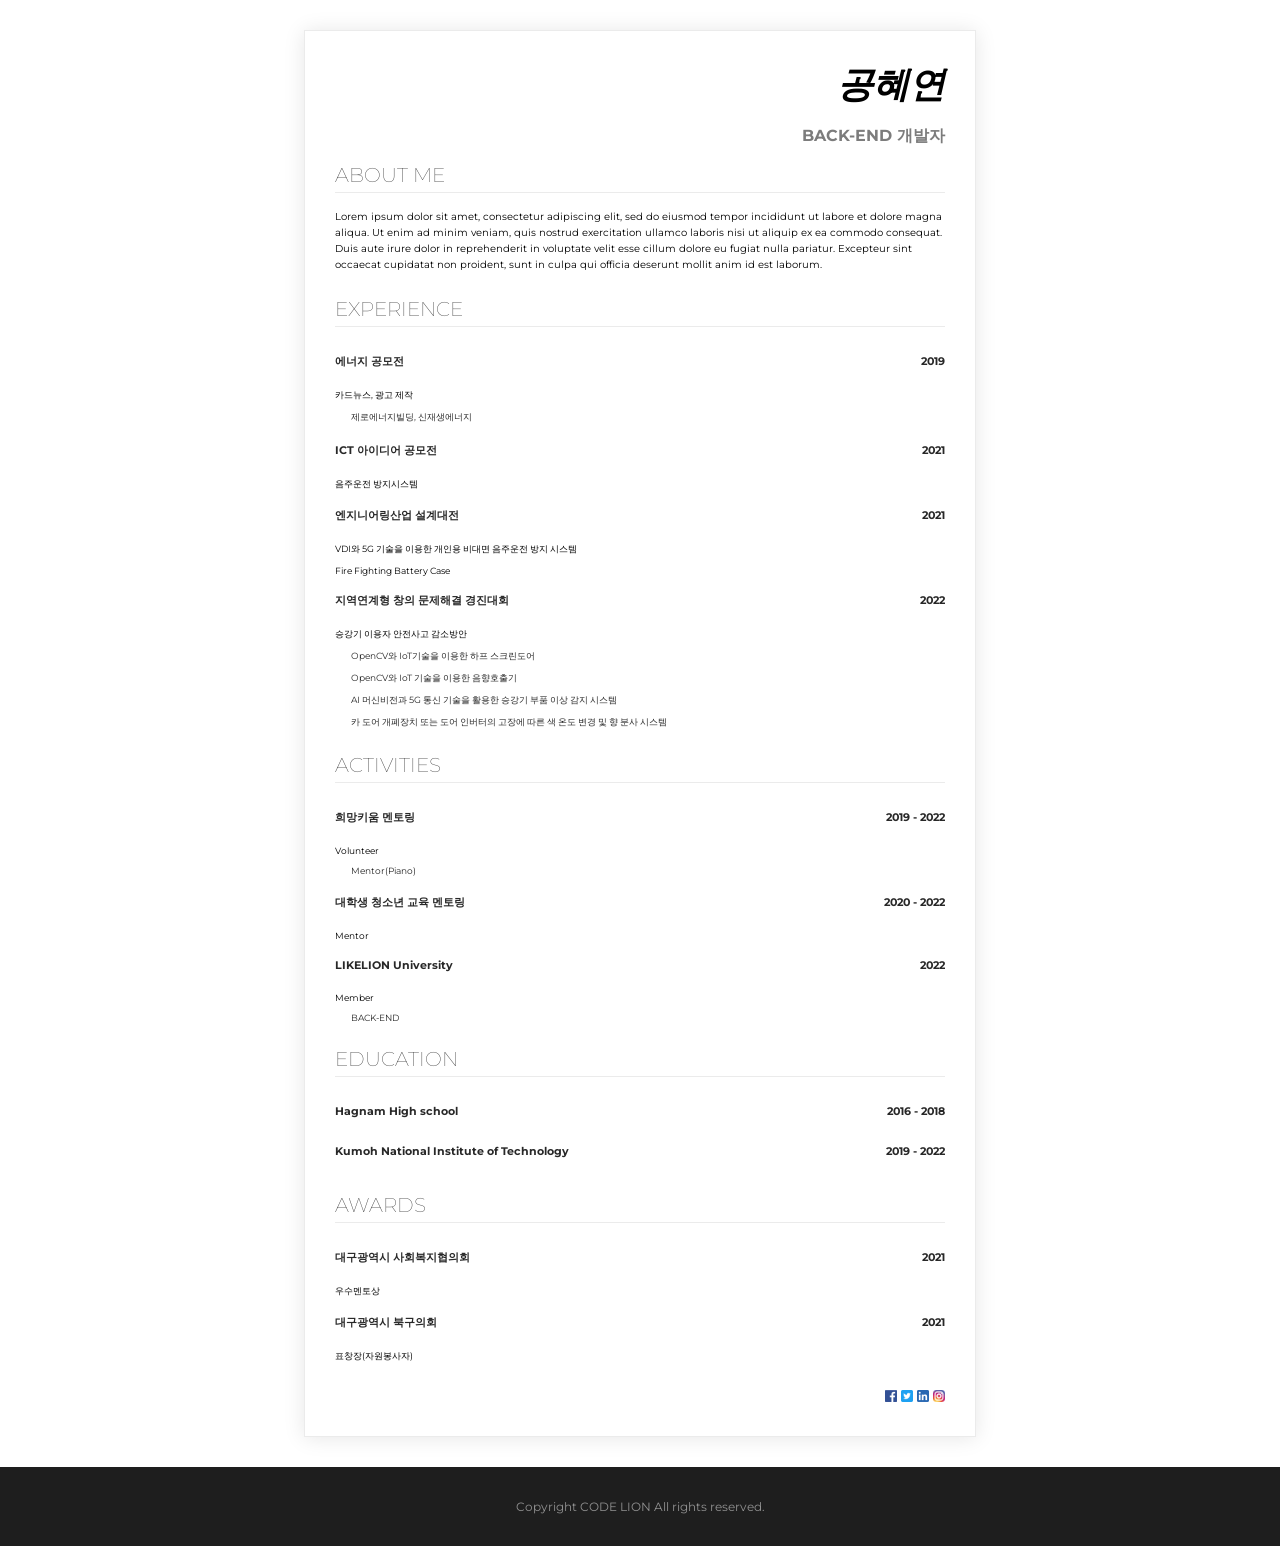
<file: homework1/index.html>
<!DOCTYPE html>
<html>
<head>
  <meta charset="UTF-8">
  <title>공혜연의 이력서</title>
  <link rel="stylesheet" href="codelion.css">
</head>
<body>
  <div class="mainbox">
    <div class="title-box">
        <h1>공혜연</h1>
        <p class="name-text">BACK-END 개발자</p>
    </div>
    <section>
      <h2>ABOUT ME</h2>
      <p class="about-me-text">
      Lorem ipsum dolor sit amet, consectetur adipiscing elit, sed do eiusmod tempor incididunt ut labore et dolore magna aliqua. Ut enim ad minim veniam, quis nostrud exercitation ullamco laboris nisi ut aliquip ex ea commodo consequat. Duis aute irure dolor in reprehenderit in voluptate velit esse cillum dolore eu fugiat nulla pariatur. Excepteur sint occaecat cupidatat non proident, sunt in culpa qui officia deserunt mollit anim id est laborum.
      </p>
    </section>
    <section>
        <h2>EXPERIENCE</h2>
        <div class="float-wrap">
          <p class="title-text">에너지 공모전</p>
          <p class="year-text">2019</p>
        </div>
        <p class="desc-text">카드뉴스, 광고 제작</p>
        <p class="desc-subtext">제로에너지빌딩, 신재생에너지</p>
        <div class="float-wrap">
          <p class="title-text">ICT 아이디어 공모전</p>
          <p class="year-text">2021</p>
        </div>
        <p class="desc-text">음주운전 방지시스템</p>
        <div class="float-wrap">
            <p class="title-text">엔지니어링산업 설계대전</p>
            <p class="year-text">2021</p>
        </div>
        <p class="desc-text">VDI와 5G 기술을 이용한 개인용 비대면 음주운전 방지 시스템</p>
        <p class="desc-text">Fire Fighting Battery Case</p>
        <div class="float-wrap">
          <p class="title-text">지역연계형 창의 문제해결 경진대회</p>
          <p class="year-text">2022</p>
        </div>
        <p class="desc-text">승강기 이용자 안전사고 감소방안</p>
        <p class="desc-subtext">OpenCV와 IoT기술을 이용한 하프 스크린도어</p>
        <p class="desc-subtext">OpenCV와 IoT 기술을 이용한 음향호출기</p>
        <p class="desc-subtext">AI 머신비전과 5G 통신 기술을 활용한 승강기 부품 이상 감지 시스템</p>
        <p class="desc-subtext">카 도어 개폐장치 또는 도어 인버터의 고장에 따른 색 온도 변경 및 향 분사 시스템</p>
      </section>
    <section>
        <h2>ACTIVITIES</h2>
        <div class="float-wrap">
          <p class="title-text">희망키움 멘토링</p>
          <p class="year-text">2019 - 2022</p>
        </div>
        <p class="desc-text">Volunteer</p>
        <p class="desc-subtext">Mentor(Piano)</p>
        <div class="float-wrap">
          <p class="title-text">대학생 청소년 교육 멘토링</p>
          <p class="year-text">2020 - 2022</p>
        </div>
        <p class="desc-text">Mentor</p>
        <div class="float-wrap">
          <p class="title-text">LIKELION University</p>
          <p class="year-text">2022</p>
        </div>
        <p class="desc-text">Member</p>
        <p class="desc-subtext">BACK-END</p>
      </section>
      <section>
        <h2>EDUCATION</h2>
        <div class="float-wrap">
          <p class="title-text">Hagnam High school</p>
          <p class="year-text">2016 - 2018</p>
        </div>
        <div class="float-wrap">
          <p class="title-text">Kumoh National Institute of Technology</p>
          <p class="year-text">2019 - 2022</p>
        </div>
      </section>
      <section>
        <h2>AWARDS</h2>
        <div class="float-wrap">
          <p class="title-text">대구광역시 사회복지협의회</p>
          <p class="year-text">2021</p>
        </div>
        <p class="desc-text">우수멘토상</p>   
        <div class="float-wrap">
          <p class="title-text">대구광역시 북구의회</p>
          <p class="year-text">2021</p>
        </div>
        <p class="desc-text">표창장(자원봉사자)</p>    
      </section>
      <div class="sns-wrap">
        <a href="http://facebook.com"><img class="sns-img" src="images/facebook.png"></a>
        <a href="http://twitter.com"><img class="sns-img" src="images/twitter.png"></a>
        <a href="http://linked-in.com"><img class="sns-img" src="images/linked-in.png"></a>
        <a href="http://insta.com"><img class="sns-img" src="images/insta.png"></a>
      </div>
  </div>
  <footer>
      <p>Copyright CODE LION All rights reserved. </p>
  </footer>
</body>
</html>
</file>
<file: homework1/codelion.css>
@import url('https://fonts.googleapis.com/css?family=Montserrat:100,200,300,400,500,600,700,800&display=swap');

* {
    font-family: 'Montserrat';
}

body,h1,h2 {
    margin:0px;
    padding:0px;
}


body {
    min-width: fit-content;
}

h1 {
    font-size:36px;
    font-weight: bold;
    font-style: italic;
    margin-bottom: 8px;
}


h2 {
    font-size:20px;
    color:#282828;
    font-weight: lighter;
    margin-bottom: 16px;
    border-bottom: 1px solid #ebebeb;
    padding-bottom: 5px;
}

.name-text {
    font-size:16px;
    color:#7c7c7c;
    font-weight: bold;
}

.about-me-text {
    font-size:10px;
    line-height: 16px;
}

.mainbox {
    width: 610px;
    padding: 30px;
    margin: 30px;
    margin-right: auto;
    margin-left: auto;
    border: 1px solid #ebebeb;
    box-shadow: 0 1px 20px 0 rgba(0, 0, 0, 0.1);
}

section {
    margin-bottom:24px;
}

.float-wrap {
    overflow: hidden;
    margin-bottom: 4px;
}

.title-text {
    font-size:11px;
    font-weight: bold;
    color: #282828;
    float: left;
}

.year-text{
    font-size:11px;
    font-weight: bold;
    color: #282828;
    float: right;
}

.desc-text {
    font-size: 9px;
    margin-bottom:6px;
}

.desc-subtext {
    font-size: 9px;
    color:#282828;
    padding-left:16px;
    margin-bottom:8px;
}

footer {
    text-align: center;
    background-color: #1e1e1e;
    padding: 20px;
    font-size: 12px;
    color: #919191;
}

.title-box {
    text-align: right;
}

.sns-img {
    width: 12px;
    height: 12px;
}

.sns-wrap {
    text-align: right;
}
</file>
